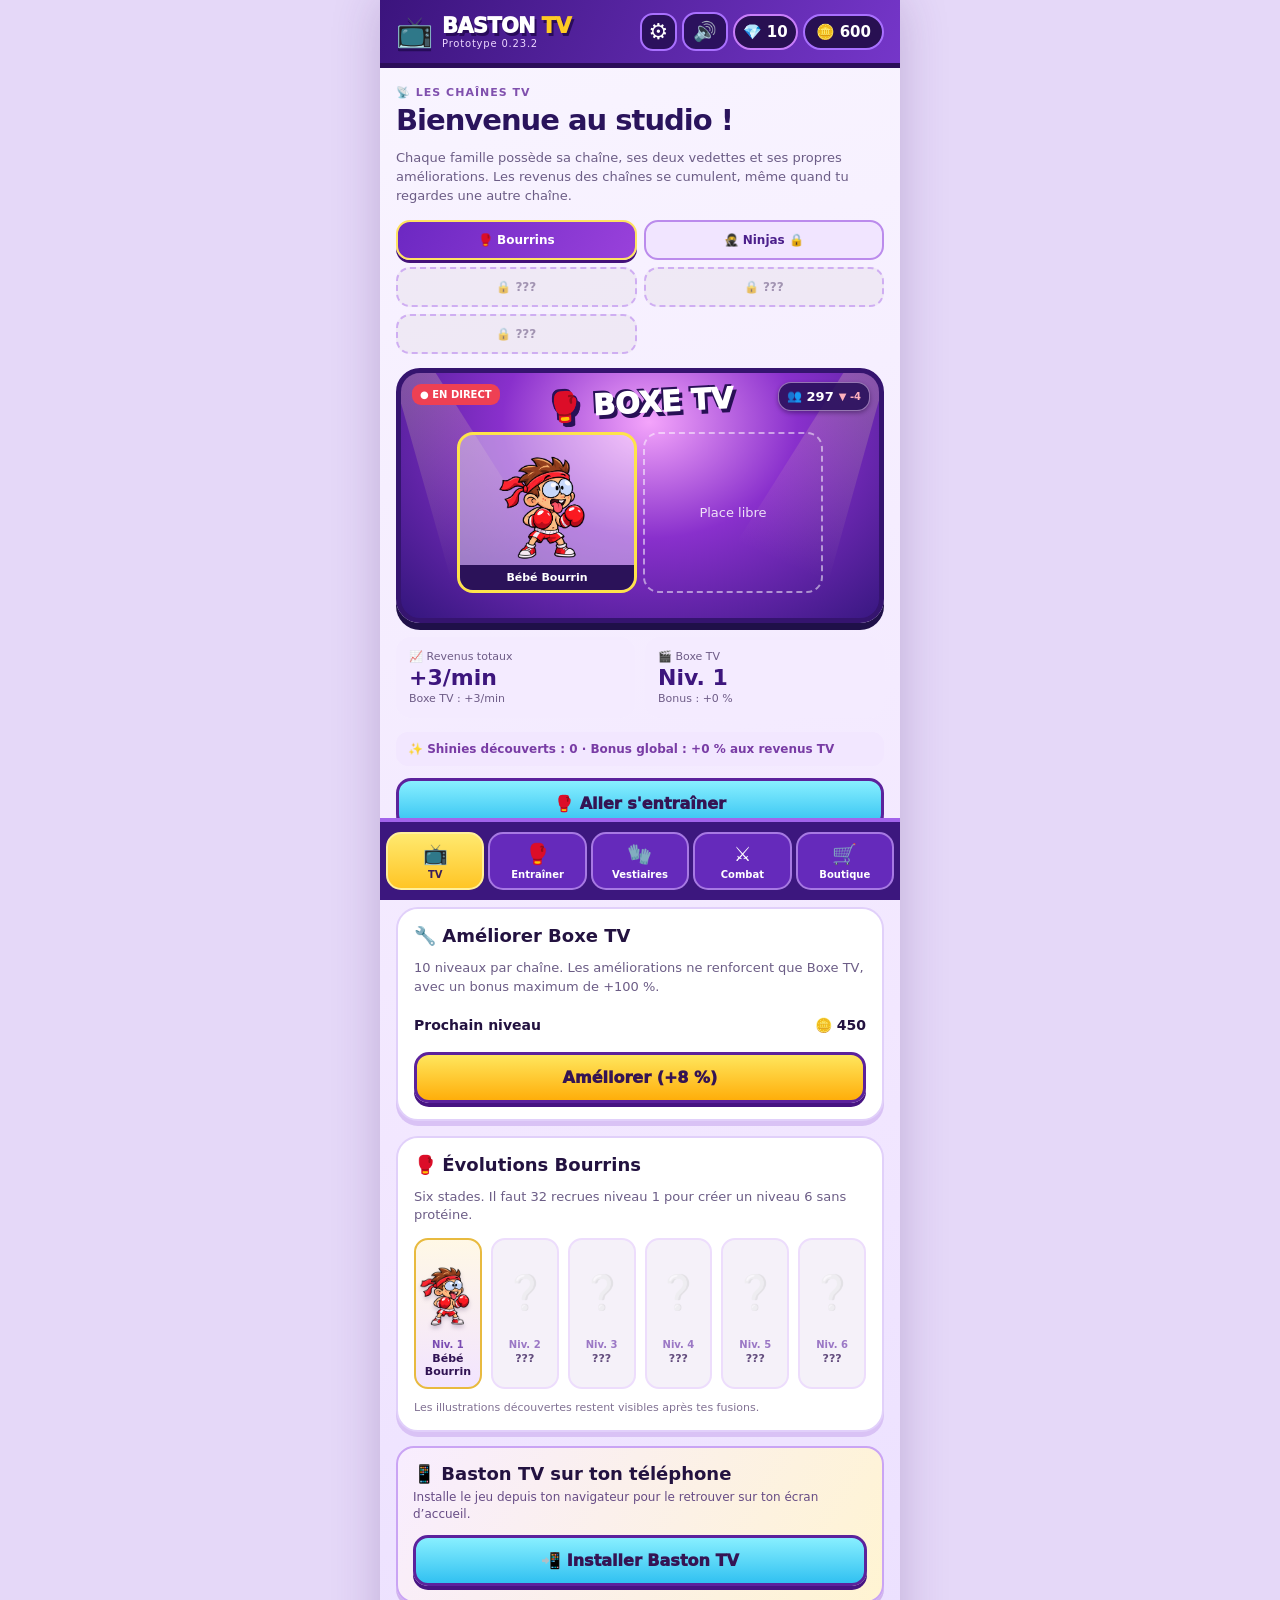
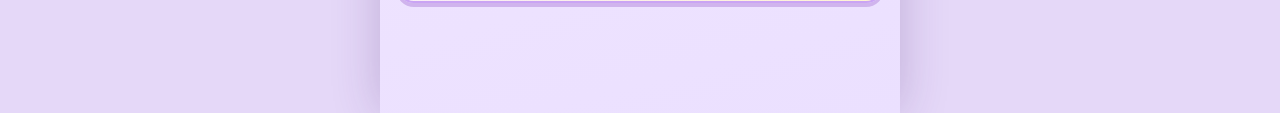
<file: index.html>
<!doctype html>
<html lang="fr">
<head>
  <meta charset="UTF-8">
  <meta name="viewport" content="width=device-width, initial-scale=1, viewport-fit=cover">
  <meta name="theme-color" content="#5421a8">
  <meta name="description" content="Baston TV : collectionne des combattants, frappe les points faibles et fais grandir tes chaînes !">
  <link rel="manifest" href="./manifest.webmanifest">
  <link rel="icon" type="image/png" href="./assets/icon-192.png">
  <link rel="apple-touch-icon" href="./assets/icon-192.png">
  <link rel="stylesheet" href="./styles.css">
  <title>Baston TV — Prototype 0.23.2</title>
</head>
<body>
  <div class="app-shell">
    <header class="topbar">
      <div class="brand"><span class="brand-icon" aria-hidden="true">📺</span><div><strong>BASTON <span>TV</span></strong><small>Prototype 0.23.2</small></div></div>
      <div class="header-tools"><button class="settings-toggle" type="button" data-view="settings" title="Paramètres" aria-label="Ouvrir les paramètres">⚙️</button><button id="sound-toggle" class="sound-toggle" type="button" data-action="toggle-sound" aria-pressed="true" aria-label="Couper les sons" title="Activer ou couper les sons">🔊</button><div class="money gem-balance" aria-label="Solde de gemmes"><span aria-hidden="true">💎</span><strong id="gems-live">10</strong></div><div class="money" aria-label="Solde de pièces"><span aria-hidden="true">🪙</span><strong id="coins-live">600</strong></div></div>
    </header>
    <main id="screen" class="screen" aria-live="polite"></main>
    <nav class="navbar" aria-label="Navigation principale">
      <button class="nav-btn selected" type="button" data-view="home"><span aria-hidden="true">📺</span><small>TV</small></button>
      <button class="nav-btn" type="button" data-view="gym"><span aria-hidden="true">🥊</span><small>Entraîner</small></button>
      <button class="nav-btn" type="button" data-view="collection"><span aria-hidden="true">🧤</span><small>Vestiaires</small></button>
      <button class="nav-btn" type="button" data-view="combat"><span aria-hidden="true">⚔️</span><small>Combat</small></button>
      <button class="nav-btn" type="button" data-view="later"><span aria-hidden="true">🛒</span><small>Boutique</small></button>
    </nav>
  </div>
  <div id="toast" class="toast" role="status" aria-live="polite"></div>
  <dialog class="install-dialog" id="install-dialog" aria-labelledby="install-title"><h2 id="install-title">📱 Installer Baston TV</h2><div id="install-help"></div><form method="dialog"><button type="submit" class="install-close">Compris !</button></form></dialog>
  <dialog class="offline-dialog" id="offline-dialog" aria-labelledby="offline-title">
    <div class="offline-deco" aria-hidden="true">📺 🪙 ✨</div>
    <h2 id="offline-title">Bon retour sur Baston TV !</h2>
    <p>Les chaînes ont continué à rapporter des pièces pendant ton absence.</p>
    <div class="offline-duration">⏱ Absence comptabilisée : <strong id="offline-duration"></strong></div>
    <div class="offline-earnings"><small>Pièces gagnées</small><strong id="offline-total"></strong></div>
    <div id="offline-channels" class="offline-channels"></div>
    <p id="offline-cap-note" class="offline-note" hidden>Les gains hors ligne sont limités à 8 heures.</p>
    <form method="dialog"><button type="submit" class="action">Super, continuer ! 🥊</button></form>
  </dialog>
  <dialog class="training-reward-dialog" id="training-reward-dialog" aria-labelledby="training-reward-title">
    <h2 id="training-reward-title">🎁 Équipements gagnés</h2>
    <p class="muted">Voici ce que tu as récupéré pendant ta séance :</p>
    <div id="training-reward-items" class="training-reward-items"></div>
    <form method="dialog"><button class="action" type="submit">Super !</button></form>
  </dialog>
  <script defer src="./app.js"></script>
</body>
</html>
</file>
<file: styles.css>
:root{color-scheme:light;--violet:#6321bc;--deep:#2a1558;--gold:#ffca24;--cyan:#27d0ea;--pink:#ed52bc;--paper:#fffaf2;--mist:#f4ebff;--line:#e1d0fa;--shadow:0 6px 0 #3e187e; font-family:system-ui,-apple-system,"Segoe UI",sans-serif}
*{box-sizing:border-box}html,body{margin:0;min-height:100%;background:#e5d8f8;color:#231240}body{display:flex;justify-content:center}button{font:inherit;cursor:pointer;touch-action:manipulation}button:focus-visible{outline:3px solid #ffbe15;outline-offset:3px}.app-shell{width:min(100%,520px);min-height:100dvh;background:linear-gradient(165deg,#f9f5ff 0,#f2e7ff 62%,#ebe0ff 100%);display:flex;flex-direction:column;position:relative;box-shadow:0 0 45px #4d27743d}.topbar{position:sticky;top:0;z-index:10;padding:calc(env(safe-area-inset-top) + 12px) 16px 12px;background:linear-gradient(115deg,#3b147d,#7536c9);color:white;display:flex;justify-content:space-between;align-items:center;box-shadow:0 5px 0 #2b0d59}.brand{display:flex;align-items:center;gap:9px}.brand-icon{font-size:30px;filter:drop-shadow(0 3px 0 #260c59)}.brand strong{font-weight:1000;letter-spacing:-.7px;display:block;font-size:21px;text-shadow:2px 3px #290b5b}.brand strong span{color:var(--gold)}.brand small{display:block;font-size:10px;color:#ebd5ff;letter-spacing:.8px}.money{display:flex;align-items:center;gap:5px;background:#281052;border:2px solid #a970ff;border-radius:30px;padding:7px 11px;font-size:15px;white-space:nowrap}.screen{padding:18px 16px 28px;flex:1}.navbar{position:sticky;bottom:0;z-index:11;display:grid;grid-template-columns:repeat(5,1fr);gap:6px;background:#3c177e;padding:10px 10px calc(env(safe-area-inset-bottom) + 10px);border-top:4px solid #a264eb}.nav-btn{display:flex;flex-direction:column;align-items:center;gap:3px;background:#652abb;color:white;border:2px solid #a779e3;border-radius:15px;padding:8px 1px;min-width:0}.nav-btn span{font-size:23px}.nav-btn small{font-size:11px;font-weight:800}.nav-btn.selected{background:linear-gradient(#ffe96f,#ffc525);color:#3b2059;border-color:#ffef9a}.kicker{display:inline-flex;align-items:center;gap:6px;font-size:11px;font-weight:900;letter-spacing:1px;color:#8050ae;text-transform:uppercase}.h1{margin:5px 0 8px;font-size:29px;line-height:1.08;letter-spacing:-1px;color:#2a145c}.muted{color:#6c5d86;font-size:13px;line-height:1.45}.pill{display:inline-block;border-radius:100px;background:#eee1ff;color:#6823b9;font-weight:850;padding:6px 11px;font-size:12px}.card{background:#fff;border:2px solid var(--line);border-radius:22px;padding:16px;margin-top:15px;box-shadow:0 5px 0 #d9c2f5}.card h2{margin:0 0 10px;font-size:18px}.tv-stage{background:radial-gradient(ellipse at 52% 20%,#f4a4fb 0,#8930cc 42%,#33167c 100%);border-radius:24px;border:5px solid #35146f;min-height:255px;position:relative;overflow:hidden;box-shadow:0 7px 0 #1f1049}.tv-stage::before,.tv-stage::after{content:"";position:absolute;top:-30px;width:100px;height:230px;opacity:.25;background:linear-gradient(#fff8a4,#fff0);clip-path:polygon(33% 0,66% 0,100% 100%,0 100%)}.tv-stage::before{left:0;transform:rotate(-24deg)}.tv-stage::after{right:0;transform:rotate(24deg)}.stage-logo{position:relative;z-index:1;text-align:center;color:#fff;transform:rotate(-3deg);font-size:29px;font-weight:1000;text-shadow:3px 4px 0 #281055,-2px -2px 0 #281055;margin-top:13px}.stage-logo span{color:#ffde25}.on-air{position:relative;z-index:1;display:flex;gap:6px;justify-content:center;margin:12px 12px 0}.fighter-onair{background:#fff6;border:3px solid #fee34b;border-radius:16px;flex:1;max-width:180px;text-align:center;overflow:hidden;min-height:153px}.fighter-onair img{display:block;width:100%;height:130px;object-fit:contain;object-position:bottom}.fighter-onair strong{display:block;background:#2b1259;color:#fff;padding:6px 2px;font-size:11px}.empty-slot{display:flex;align-items:center;justify-content:center;color:white;opacity:.85;border:2px dashed #fff9;border-radius:16px;flex:1;max-width:180px;font-size:13px}.live-label{position:absolute;top:11px;left:11px;z-index:2;background:#ee4053;color:white;border-radius:9px;padding:5px 8px;font-size:10px;font-weight:900}.stat-grid{display:grid;grid-template-columns:1fr 1fr;gap:10px;margin-top:14px}.stat{background:var(--mist);border-radius:15px;padding:13px;display:flex;flex-direction:column;gap:2px}.stat b{font-size:22px;color:#3d167d}.stat small{font-size:11px;color:#6e5c87}.action{background:linear-gradient(180deg,#ffe65d,#ffae0a);color:#351453;border:3px solid #5c229c;border-radius:15px;padding:13px 15px;font-weight:1000;box-shadow:0 4px 0 #471483;width:100%;margin-top:12px}.action.secondary{background:linear-gradient(180deg,#88efff,#31c1f1)}.action.pink{background:linear-gradient(180deg,#ffb5eb,#ef65c1)}.action:disabled{filter:grayscale(.85);opacity:.58;cursor:not-allowed;box-shadow:none}.action:active:not(:disabled){transform:translateY(3px);box-shadow:0 1px 0 #471483}.subnote{font-size:11px;color:#817193;margin:12px 0 0}.tip{background:#fff8de;border:1px solid #f9e197;padding:12px 14px;border-radius:14px;font-size:12px;line-height:1.45;margin-top:15px}.price{display:flex;justify-content:space-between;align-items:center;font-size:14px;font-weight:750;padding:7px 0}.bag-arena{background:linear-gradient(#d1bdf2 0 17%,#fff 17% 86%,#d8bddb 86%);min-height:345px;border:3px solid #6c37a7;border-radius:21px;display:flex;justify-content:center;align-items:center;position:relative;overflow:hidden;user-select:none;touch-action:manipulation}.bag-cable{position:absolute;height:48px;width:9px;top:0;background:repeating-linear-gradient(0deg,#29203d 0 8px,#635579 8px 11px);border-radius:3px}.bag{width:min(54%,215px);height:285px;position:relative;margin-top:20px;border-radius:43% 43% 22% 22%/18% 18% 10% 10%;background:linear-gradient(100deg,#8d183e,#f44955 24%,#cc294a 71%,#771848);border:5px solid #4b1745;box-shadow:inset 14px 2px 12px #ffffff35,12px 10px 0 #27115828}.bag::after{content:"★";position:absolute;top:44%;left:50%;transform:translate(-50%,-50%);font-size:60px;color:#ffd65b6b;pointer-events:none}.spot{position:absolute;z-index:2;width:62px;height:62px;border:4px solid white;border-radius:50%;background:radial-gradient(circle,#ffe856 0 20%,#ff8d22 22% 38%,#ec315a 40% 60%,#ffffff 62% 66%,#fe3a7c 69%);transform:translate(-50%,-50%);box-shadow:0 0 0 5px #fff7,0 0 24px #ffdd35;animation:pop .15s ease-out;touch-action:manipulation}@keyframes pop{from{transform:translate(-50%,-50%) scale(.5)}to{transform:translate(-50%,-50%) scale(1)}}.train-stat{display:flex;justify-content:space-between;gap:6px;font-size:13px;font-weight:900;padding:8px 0}.progress{background:#eee5f5;border-radius:100px;overflow:hidden;height:12px;border:1px solid #dbcaec}.progress > span{display:block;background:linear-gradient(90deg,#ffbd24,#ffeb68);height:100%;width:0%;transition:width .12s linear}.eq-grid{display:grid;grid-template-columns:repeat(2,1fr);gap:10px}.eq-item{display:flex;align-items:center;justify-content:space-between;border:2px solid #ead6ff;border-radius:14px;padding:12px;background:#fcf9ff;font-size:14px;font-weight:750}.eq-item span:first-child{font-size:23px;margin-right:7px}.eq-item.ready{border-color:#94d69f;background:#effff3}.fighter-grid{display:grid;grid-template-columns:repeat(2,1fr);gap:12px}.fighter-card{background:#faf6ff;border:2px solid #dec9fc;border-radius:15px;overflow:hidden;text-align:center}.fighter-card img{width:100%;height:130px;object-fit:contain}.fighter-card b{display:block;font-size:13px;padding:1px 5px}.fighter-card small{display:block;padding:2px 5px 10px;color:#775e91}.fusion-line{display:flex;align-items:center;gap:8px;justify-content:space-between;background:#f6eefe;border-radius:13px;padding:10px 12px;margin:8px 0;font-size:13px;font-weight:750}.fusion-line button{border-radius:9px;background:#7029c3;color:#fff;border:0;padding:8px 10px;font-weight:900;font-size:12px}.welcome{display:flex;gap:10px;align-items:center}.welcome img{width:88px;height:94px;object-fit:contain}.reward-list{display:flex;gap:8px;flex-wrap:wrap;margin-top:10px}.reward-bubble{background:#f0e1ff;border:2px solid #d6b6f7;border-radius:100px;padding:8px 11px;font-weight:850;font-size:13px}.toast{position:fixed;z-index:99;bottom:96px;max-width:min(90vw,440px);left:50%;transform:translate(-50%,15px);background:#28124b;color:#fff;padding:12px 16px;border-radius:14px;box-shadow:0 4px 12px #150b3c5b;text-align:center;font-weight:750;font-size:13px;opacity:0;pointer-events:none;transition:opacity .2s,transform .2s}.toast.visible{opacity:1;transform:translate(-50%,0)}.mini-muted{font-size:12px;color:#75648c}.mini-title{margin:0 0 4px;font-weight:900;font-size:16px}.soon{opacity:.72;text-align:center;padding:28px 12px}.soon .big{font-size:55px}@media(prefers-reduced-motion:reduce){*,*:before,*:after{animation-duration:.01ms!important;transition:none!important}}@media(max-width:365px){.screen{padding:14px 11px}.topbar{padding-left:11px;padding-right:11px}.stat b{font-size:19px}.on-air{margin-left:7px;margin-right:7px}}


/* v0.2 — Les sprites sont nos images fixes : CSS leur ajoute deux poses simples. */
.navbar{grid-template-columns:repeat(5,minmax(0,1fr));gap:4px;padding-left:6px;padding-right:6px}
.nav-btn{padding:8px 0}
.nav-btn span{font-size:20px}
.nav-btn small{font-size:10px}
.breathing{animation:idle-bob 1.35s ease-in-out infinite alternate;transform-origin:50% 86%;will-change:transform}
.fighter-onair:nth-child(2) img{animation-delay:-.6s}
@keyframes idle-bob{0%{transform:translateY(2px) rotate(-1deg) scaleY(.985)}100%{transform:translateY(-5px) rotate(1.2deg) scaleY(1.015)}}
.gym-boxer{position:absolute;z-index:2;bottom:4px;left:-7px;width:34%;max-width:142px;max-height:220px;object-fit:contain;object-position:bottom;pointer-events:none;filter:drop-shadow(0 6px 1px #29134d55)}
.gym-boxer.gym-punch{animation:gym-strike .33s ease-out 1}
.bag.bag-hit{animation:bag-impact .34s ease-in-out 1}
@keyframes gym-strike{0%,100%{transform:translateX(0) rotate(0)}45%{transform:translateX(22px) rotate(9deg) scale(1.06)}}
@keyframes bag-impact{0%,100%{transform:rotate(0)}35%{transform:rotate(7deg) translateX(8px)}75%{transform:rotate(-3deg) translateX(-3px)}}
.fight-top{display:flex;gap:8px;align-items:center;margin:15px 0}
.combat-unit{flex:1;min-width:0;font-size:12px}
.combat-unit strong{display:block;white-space:nowrap;overflow:hidden;text-overflow:ellipsis}
.combat-unit.right{text-align:right}
.combat-unit small{display:block;font-size:11px;margin-top:4px;color:#645279;font-weight:800}
.versus-label{color:#7a2ccc;font-weight:1000;font-size:18px;text-shadow:1px 1px white}
.hpbar{height:13px;background:#efc8ce;border:2px solid #672d63;border-radius:12px;overflow:hidden;margin-top:4px}
.hpbar span{display:block;height:100%;background:linear-gradient(90deg,#56d98a,#19ab67);transition:width .24s ease-out}
.fight-arena{height:298px;position:relative;overflow:hidden;border:5px solid #40167f;border-radius:22px;background:radial-gradient(ellipse at 50% 30%,#a0dbff 0%,#758fea 35%,#6429a8 80%,#42167b 100%);box-shadow:0 7px 0 #2c0f56}
.fight-arena:before{content:"";position:absolute;inset:5% 0 25%;background:repeating-linear-gradient(90deg,transparent 0 28px,#ffffff12 28px 34px);opacity:.5}
.fight-live{position:absolute;top:10px;left:10px;color:white;background:#ef3660;border-radius:8px;padding:5px 9px;font-size:10px;font-weight:1000;z-index:3}
.ring-glow{position:absolute;left:10%;width:80%;height:90%;background:radial-gradient(ellipse at 50% 50%,#c7d7ff60,transparent 70%)}
.ring-floor{position:absolute;bottom:0;left:0;width:100%;height:26%;border-top:6px solid #fff4a8;background:repeating-linear-gradient(90deg,#44217b,#44217b 26px,#512484 26px,#512484 52px)}
.fight-actor{position:absolute;bottom:15%;width:48%;height:78%;z-index:2;display:flex;align-items:flex-end;justify-content:center;transform-origin:50% 90%}
.fight-actor img{display:block;width:100%;height:100%;object-fit:contain;object-position:center bottom;filter:drop-shadow(0 9px 2px #130c3540)}
.player-actor{left:2%}
.enemy-actor{right:2%;transform:scaleX(-1)}
.fight-preview .fight-actor{width:47%}
.fight-preview .ring-versus{position:absolute;z-index:4;left:50%;top:36%;transform:translate(-50%,-50%) rotate(-9deg);font-size:38px;font-weight:1000;color:#ffe030;text-shadow:3px 4px 0 #351170,-1px -1px white}
.fight-actor.jabbing{animation:jab-forward .55s cubic-bezier(.2,.8,.2,1) both}
.fight-actor.uppercut{animation:uppercut-forward .55s cubic-bezier(.2,.8,.2,1) both}
.fight-actor.taking-hit{animation:hit-shudder .42s ease-out both}
.enemy-actor.jabbing{animation:enemy-jab .5s ease-out both}
.enemy-actor.taking-hit{animation:enemy-hit .42s ease-out both}
@keyframes jab-forward{0%,100%{transform:translateX(0) rotate(0)}52%{transform:translateX(40%) rotate(11deg) scale(1.08)}}
@keyframes uppercut-forward{0%,100%{transform:translate(0,0) rotate(0)}52%{transform:translate(39%,-17px) rotate(-13deg) scale(1.11)}}
@keyframes hit-shudder{0%,100%{transform:translateX(0) rotate(0);filter:brightness(1)}22%{transform:translateX(-9px) rotate(-6deg);filter:brightness(1.45)}58%{transform:translateX(7px) rotate(3deg)}}
@keyframes enemy-jab{0%,100%{transform:scaleX(-1) translateX(0) rotate(0)}50%{transform:scaleX(-1) translateX(40%) rotate(10deg) scale(1.08)}}
@keyframes enemy-hit{0%,100%{transform:scaleX(-1) translateX(0) rotate(0);filter:brightness(1)}22%{transform:scaleX(-1) translateX(-9px) rotate(-6deg);filter:brightness(1.45)}58%{transform:scaleX(-1) translateX(6px) rotate(4deg)}}
.floating-damage{position:absolute;z-index:6;top:5%;left:35%;color:#ffdf2d;font-size:30px;font-weight:1000;-webkit-text-stroke:1px #a32a4a;text-shadow:2px 3px #551767;pointer-events:none;animation:damage-float .85s ease-out forwards}
@keyframes damage-float{0%{opacity:0;transform:translateY(18px) scale(.7)}24%{opacity:1;transform:translateY(-12px) scale(1.3)}100%{opacity:0;transform:translateY(-64px) scale(1)}}
.fight-actions{display:grid;grid-template-columns:1fr 1fr;gap:9px;margin-top:4px}
.fight-actions .action{font-size:13px;padding:15px 5px;min-height:56px}
.combat-log{min-height:43px;margin:16px 3px 0;text-align:center;font-size:14px;font-weight:850;color:#5b2388}
.fight-banner{position:absolute;z-index:8;top:45%;left:50%;transform:translate(-50%,-50%) rotate(-5deg);font-size:28px;font-weight:1000;color:#ffe641;white-space:nowrap;text-shadow:3px 4px 0 #49206f,-1px -1px 0 #fff;animation:banner-pop .48s ease-out both}
@keyframes banner-pop{from{transform:translate(-50%,-50%) scale(.3) rotate(-15deg)}to{transform:translate(-50%,-50%) rotate(-5deg) scale(1)}}
@media(prefers-reduced-motion:reduce){.breathing,.gym-boxer.gym-punch,.bag.bag-hit,.fight-actor.jabbing,.fight-actor.uppercut,.fight-actor.taking-hit,.enemy-actor.jabbing,.enemy-actor.taking-hit,.floating-damage,.fight-banner{animation:none!important}}
@media(max-width:365px){.nav-btn span{font-size:18px}.nav-btn small{font-size:9px}.fight-actions .action{font-size:12px}}


/* v0.3 — sprites détourés + entraînement plus exigeant */
.fighter-card img,.fighter-onair img,.fight-actor img,.gym-boxer{background:transparent !important}
.gym-boxer,.fight-actor img,.fighter-card img,.fighter-onair img{image-rendering:auto;mix-blend-mode:normal}
.spot{width:54px;height:54px}
.marker{position:absolute;z-index:9;transform:translate(-50%,-50%);font-size:34px;font-weight:1000;pointer-events:none;animation:marker-pop .65s ease-out forwards;text-shadow:0 2px 0 #fff,0 0 8px #fff}
.marker-miss{color:#ff3158}.marker-good{color:#38c76d}
@keyframes marker-pop{0%{opacity:0;transform:translate(-50%,-35%) scale(.5)}20%{opacity:1;transform:translate(-50%,-50%) scale(1.18)}100%{opacity:0;transform:translate(-50%,-88%) scale(.9)}}
.bag-arena{cursor:crosshair}
.fight-actor img,.gym-boxer{filter:drop-shadow(0 8px 3px #120a3235)}
.fight-actor.jabbing img,.fight-actor.uppercut img,.enemy-actor.jabbing img,.taking-hit img,.gym-boxer.gym-punch{will-change:transform}

/* v0.4 — audio activable, QTE plus lisibles et impacts cartoon. */
.header-tools{display:flex;align-items:center;gap:7px}
.sound-toggle{border:2px solid #a970ff;border-radius:14px;background:#2b115d;color:#fff;padding:7px 9px;min-width:41px;min-height:39px;font-size:19px;line-height:1}
.sound-toggle:active{transform:scale(.94)}
.train-stat{font-size:12px;gap:4px;flex-wrap:wrap}
.gym-status{position:absolute;z-index:4;top:8px;left:50%;transform:translateX(-50%);font-size:12px;font-weight:1000;white-space:nowrap;color:#b62a54;background:#fffefaeb;border:2px solid #fff;border-radius:30px;padding:5px 9px;pointer-events:none}
.gym-status.positive{color:#127e50}
.bounce-label{animation:bounce-label .25s ease-out both}
@keyframes bounce-label{from{transform:translateX(-50%) scale(.8)}to{transform:translateX(-50%) scale(1)}}
.marker{font-size:27px;text-shadow:1px 2px 0 #fff,0 0 8px #fff}
.spot::before{content:"";position:absolute;inset:-7px;border:3px solid #ffe677;border-radius:100%;animation:spot-timer .98s linear forwards;pointer-events:none}
@keyframes spot-timer{from{opacity:1;transform:scale(1.06)}to{opacity:.02;transform:scale(.45)}}
.impact-fx{position:absolute;z-index:10;transform:translate(-50%,-50%);font-weight:1000;font-size:25px;color:#ffe95d;line-height:1;white-space:nowrap;-webkit-text-stroke:1.5px #77265a;text-shadow:2px 3px #311356;pointer-events:none;animation:impact-splash .52s ease-out forwards}
.impact-fx.impact-heavy{font-size:35px;color:#ffbb40}
@keyframes impact-splash{0%{opacity:0;transform:translate(-50%,-50%) scale(.25) rotate(-28deg)}22%{opacity:1;transform:translate(-50%,-50%) scale(1.3) rotate(-8deg)}65%{opacity:1;transform:translate(-50%,-70%) scale(1)}100%{opacity:0;transform:translate(-50%,-110%) scale(1.1)}}
.fight-arena.arena-shake{animation:arena-pulse .22s ease-in-out}
.bag-arena.arena-shake{animation:arena-pulse .18s ease-in-out}
@keyframes arena-pulse{0%,100%{filter:brightness(1);transform:translateX(0)}35%{filter:brightness(1.16);transform:translateX(-3px)}70%{transform:translateX(3px)}}
.fight-actor.knocked-out{animation:knocked-out-player .75s ease-out both !important}
.enemy-actor.knocked-out{animation:knocked-out-enemy .75s ease-out both !important}
@keyframes knocked-out-player{to{transform:translate(-14px,30px) rotate(-76deg);opacity:.84}}
@keyframes knocked-out-enemy{to{transform:scaleX(-1) translate(-14px,30px) rotate(-76deg);opacity:.84}}
@media(prefers-reduced-motion:reduce){.impact-fx,.arena-shake,.knocked-out,.bounce-label,.spot::before{animation:none!important}}
@media(max-width:360px){.sound-toggle{padding:6px;min-width:36px}.money{font-size:13px;padding:7px 8px}.brand strong{font-size:19px}}


/* v0.7 — Audience live, vestiaires animés, fusion par glisser-déposer, K.O. grand format */
.viewers-live{position:absolute;right:9px;top:9px;z-index:5;background:#271058dd;border:1px solid #f8d8ff80;color:white;display:flex;align-items:center;gap:5px;border-radius:13px;padding:6px 8px;font-size:12px;font-weight:800;box-shadow:0 2px 4px #18072c66}
.viewers-live b{font-size:13px;font-variant-numeric:tabular-nums}.viewers-change{font-size:10px;font-weight:900}.viewers-change.up{color:#aaf3c2}.viewers-change.down{color:#ffb1bd}
.locker-panel{overflow:hidden}.locker-heading{display:flex;align-items:center;justify-content:space-between;gap:7px;flex-wrap:wrap}.locker-heading h2{margin-bottom:4px}.locker-help{font-size:10px;color:#7c4e9c;font-weight:800}
.locker-onair-strip{display:flex;gap:10px;justify-content:center;padding:9px;background:linear-gradient(145deg,#8e5bd3,#432090);border:2px solid #56318f;border-radius:16px;min-height:140px}
.locker-on-air{position:relative;left:auto;top:auto;background:#fff7;border-radius:12px;border:2px solid #fad65f;flex:0 1 128px;max-width:140px;padding:5px;min-height:128px}.locker-air-empty{display:grid;place-items:center;flex:1;border:2px dashed #fff7;color:white;font-size:12px;border-radius:12px}
.locker-room{height:var(--locker-height,290px);position:relative;overflow:hidden;border:3px solid #60309c;border-radius:17px;background:linear-gradient(180deg,#b7a1dc 0%,#d3c4f1 47%,#d7b78a 48%,#f7d4a2 100%);margin-top:12px;isolation:isolate}
.locker-room::before{content:"";position:absolute;inset:0 0 52%;background:repeating-linear-gradient(90deg,transparent 0 62px,#7b61ad24 62px 67px);pointer-events:none}
.locker-room::after{content:"";position:absolute;left:0;right:0;bottom:0;height:20%;background:repeating-linear-gradient(90deg,#d8ab70a3 0 68px,#edc18bba 68px 73px);pointer-events:none;z-index:0}
.locker-poster{position:absolute;left:14px;top:10px;background:#5a299c;color:#fff4ab;transform:rotate(-4deg);border:3px solid #f4d15a;border-radius:10px;padding:7px;font-size:11px;font-weight:1000}
.locker-bench{position:absolute;right:20px;bottom:25%;width:38%;height:19px;background:#9d533d;border:3px solid #57263a;border-radius:6px;box-shadow:0 13px 0 -2px #774154;opacity:.8}
.locker-fighter{cursor:grab;touch-action:none;user-select:none;-webkit-user-select:none;display:flex;align-items:center;flex-direction:column;justify-content:flex-end;isolation:isolate;z-index:3;position:relative;outline:0;color:#371657}
.locker-fighter:focus-visible{outline:3px solid #ffe65a;outline-offset:2px}
.locker-wander{position:absolute;left:var(--lx);top:var(--ly);width:74px;height:114px;transform:translate(-50%,-40%);animation:locker-walk var(--duration,3.3s) ease-in-out infinite alternate;animation-delay:var(--delay)}
.locker-character{width:100%;height:90px;position:relative;display:flex;justify-content:center;align-items:end;pointer-events:none}
.locker-character img{max-width:100%;height:100%;object-fit:contain;object-position:bottom;pointer-events:none;filter:drop-shadow(0 4px 1px #2c164f5b)}
.locker-level{position:absolute;top:4px;right:-5px;padding:2px 4px;font-size:9px;font-weight:1000;background:#ffdb49;color:#4e2466;border:1px solid #7934ad;border-radius:8px}
.locker-name{background:#f9f2ffed;font-size:10px;font-weight:900;border-radius:9px;padding:2px 6px;text-align:center;white-space:nowrap;pointer-events:none}
.locker-room .locker-fighter:nth-child(odd){animation-direction:alternate-reverse}
@keyframes locker-walk{0%{transform:translate(calc(-50% - var(--distance)), -40%) scale(.96)}100%{transform:translate(calc(-50% + var(--distance)), -43%) scale(1.045)}}
.locker-on-air .locker-character{height:90px}.locker-on-air .locker-name{color:white;background:#451a86}.locker-on-air{cursor:grab}
.locker-empty{position:absolute;inset:auto 17px 12px;background:#fff7;border-radius:10px;font-weight:800;text-align:center;color:#623b79;padding:12px;font-size:12px;z-index:2}
.locker-fighter.drag-source{opacity:.35;animation-play-state:paused}
.locker-fighter.drop-ok .locker-character,.locker-fighter.selected-for-fusion .locker-character{outline:3px dashed #35d77c;outline-offset:1px;border-radius:13px;background:#a6f2af50}
.locker-fighter.drop-no .locker-character{outline:3px solid #ff637b;border-radius:12px}
.locker-drag-ghost{position:fixed!important;z-index:1000!important;pointer-events:none!important;margin:0!important;transform:none!important;animation:none!important;filter:drop-shadow(0 5px 7px #310e6677) brightness(1.14);opacity:.96;touch-action:none}
.locker-room.fusion-flash{animation:locker-fuse-flash .65s ease-out}
@keyframes locker-fuse-flash{0%,100%{filter:brightness(1)}35%{filter:brightness(1.9) saturate(1.3)}60%{filter:brightness(1.2)}}
.fight-end-overlay{position:absolute;z-index:20;inset:0;display:flex;align-items:center;justify-content:center;flex-direction:column;gap:12px;background:#34146ab8;text-align:center;animation:fade-in-fight .3s ease-out both}
.fight-end-overlay strong{font-weight:1000;font-size:clamp(37px,10vw,67px);line-height:.95;letter-spacing:-1px;color:#ffdf3d;-webkit-text-stroke:1.2px #582183;text-shadow:3px 5px #1c0939,0 0 22px #ffd93f80;transform:rotate(-4deg);max-width:100%;overflow-wrap:anywhere}
.fight-end-overlay span{font-size:19px;font-weight:1000;color:white;background:#6528aaed;padding:8px 13px;border-radius:10px}
.fight-end-overlay.lose strong{color:#ff879e;text-shadow:3px 5px #1c0939,0 0 18px #ff597d99}
@keyframes fade-in-fight{from{opacity:0}to{opacity:1}}
@media(prefers-reduced-motion:reduce){.locker-wander,.locker-room.fusion-flash,.fight-end-overlay{animation:none!important}}
@media(max-width:365px){.locker-wander{width:62px;height:106px}.locker-on-air{max-width:125px}.locker-on-air .locker-character{height:78px}.viewers-live{top:38px;right:8px}}


/* Baston TV 0.8 : pieds au sol, shinies, incubateur */
.locker-wander{top:auto!important;bottom:var(--floor-bottom,22px);height:120px;transform:translateX(-50%);animation:locker-walk-floor var(--duration,3.3s) ease-in-out infinite alternate;animation-delay:var(--delay)}
@keyframes locker-walk-floor{0%{transform:translateX(calc(-50% - var(--distance))) scale(.97)}100%{transform:translateX(calc(-50% + var(--distance))) scale(1.025)}}
.locker-room{background:linear-gradient(180deg,#b7a1dc 0%,#d3c4f1 50%,#ead3ae 50%,#edc994 100%)}
.locker-floor{position:absolute;left:0;right:0;height:11px;background:linear-gradient(#ac6d43,#6f385c);border-top:3px solid #fbe1aa;z-index:1;pointer-events:none;opacity:.72}
.locker-room .locker-fighter{z-index:4}.locker-room .locker-bench{z-index:2}
.is-shiny:before,.shiny-fighter:before,.shiny-actor:before{content:"";position:absolute;inset:3% -7%;z-index:0;pointer-events:none;background:radial-gradient(ellipse, #fce86ac4 6%, #ffb83670 37%, #ff6a6f25 62%, transparent 75%);filter:blur(7px);animation:shiny-pulse 1.8s ease-in-out infinite alternate}
.is-shiny,.shiny-fighter,.shiny-actor{position:relative;isolation:isolate}
.is-shiny img,.shiny-fighter img,.shiny-actor img{position:relative;z-index:1;filter:drop-shadow(0 0 8px #ffd44b) drop-shadow(0 0 3px #fbd256)!important}
.shiny-fighter{border-color:#ffdb3b;box-shadow:0 0 14px #ffdd59b0}
.is-shiny .locker-level{background:#ffe65d}
@keyframes shiny-pulse{from{opacity:.55;transform:scale(.96)}to{opacity:1;transform:scale(1.08)}}
.tv-shiny-caption{font-size:12px;color:#793ca5;background:#f2e7ff;padding:10px 12px;border-radius:12px;margin-top:14px;font-weight:750}
.egg-header{display:flex;justify-content:space-between;gap:10px;flex-wrap:wrap;font-size:13px;padding:9px 0}
.egg-grid{display:grid;grid-template-columns:repeat(3,minmax(0,1fr));gap:8px;margin-top:14px}
.egg-slot{border:2px solid #ccb3ed;border-radius:16px;min-height:172px;background:linear-gradient(#f7edff,#ede0ff);display:flex;align-items:center;justify-content:center;flex-direction:column;padding:9px 5px;gap:7px;text-align:center;min-width:0}
.egg-slot strong{font-size:12px;line-height:1.12;color:#542185}.egg-slot small{font-size:10px;color:#73558f;font-weight:750}
.egg-visual{font-size:48px;line-height:1.15;filter:drop-shadow(0 4px 4px #8448ab4a)}
.egg-glowing{filter:drop-shadow(0 0 13px #ffdf4b) drop-shadow(0 0 8px #ff8c38);animation:shiny-pulse 1.6s ease-in-out infinite alternate}
.egg-shiny{border-color:#f3c54c;background:linear-gradient(#fff8d9,#f3e1ff)}
.egg-ready{border-color:#76c995}
.egg-empty{border-style:dashed;opacity:.65}.egg-empty>span{font-size:28px;color:#9767bb}
.egg-button,.egg-test-button{font:inherit;border:0;border-radius:9px;padding:7px 8px;width:100%;font-size:11px;font-weight:900;background:#7024bc;color:#fff;cursor:pointer}
.egg-button:disabled{opacity:.6;cursor:not-allowed}.egg-test-button{font-size:10px;padding:6px 3px;background:#efe0ff;color:#6c2794;border:1px solid #d4b6ea}
.shiny-album{display:grid;grid-template-columns:repeat(4,1fr);gap:8px;margin:10px 0 12px}.album-entry{border-radius:12px;border:2px solid #dac9ec;background:#f0e8f8;text-align:center;padding:12px 3px;display:flex;flex-direction:column;gap:4px;align-items:center;font-size:24px;opacity:.72}.album-entry small{font-size:10px;font-weight:800;color:#67498b}.album-entry.unlocked{background:#fff3c5;border-color:#ffc840;opacity:1;box-shadow:0 0 12px #ffcb5970}
@media(max-width:360px){.egg-visual{font-size:38px}.egg-slot{padding:6px 3px}.egg-test-button{font-size:9px}}
@media(prefers-reduced-motion:reduce){.shiny-fighter:before,.shiny-actor:before,.is-shiny:before,.egg-glowing,.locker-wander{animation:none!important}}

/* v0.9 : choix du boxeur accompagnateur + gemmes */
.gym-choice-panel{margin-top:14px;}
.gym-roster{display:flex;gap:10px;overflow-x:auto;padding:5px 2px 13px;scroll-snap-type:x proximity;-webkit-overflow-scrolling:touch;}
.gym-roster-fighter{position:relative;isolation:isolate;flex:0 0 106px;min-height:146px;background:#f5edff;border:2px solid #d4b4f3;border-radius:14px;padding:8px 5px;color:#4b2277;scroll-snap-align:start;display:flex;flex-direction:column;justify-content:flex-end;align-items:center;gap:3px;transition:transform .12s,border-color .12s;}
.gym-roster-fighter:active{transform:scale(.97)}
.gym-roster-fighter.is-selected{border:3px solid #50ca86;background:linear-gradient(#f8fff9,#f4e4ff);box-shadow:0 3px 0 #20945f;}
.gym-roster-fighter img{position:relative;z-index:1;height:86px;max-width:94px;width:100%;object-fit:contain;object-position:bottom;pointer-events:none;}
.gym-roster-fighter strong,.gym-roster-fighter small,.gym-roster-check{position:relative;z-index:2;}
.gym-roster-fighter strong{font-size:11px;line-height:1.1;white-space:nowrap;}
.gym-roster-fighter small{font-size:10px;color:#78549c}
.gym-roster-check{font-size:10px;font-weight:900;color:#216d46;min-height:14px;}
.gym-companion-actor{position:absolute;left:-7px;bottom:4px;width:34%;max-width:142px;height:222px;z-index:2;pointer-events:none;display:flex;align-items:flex-end;justify-content:center;isolation:isolate;}
.gym-companion-actor .gym-boxer{position:relative;left:auto;bottom:auto;width:100%;max-width:100%;max-height:100%;height:100%;object-fit:contain;object-position:bottom;z-index:2;pointer-events:none;}
.gym-companion-actor.shiny-actor:before{inset:8% -10%;z-index:0;}
.gym-companion-actor.shiny-actor img{filter:drop-shadow(0 0 9px #ffe75b) drop-shadow(0 6px 1px #35165e70)!important;}
.gem-caption{background:#f3eaff;border:1px solid #cfb2fa;border-radius:12px;padding:10px 12px;font-size:13px;color:#5d3587;margin:8px 0;}
.egg-gems-button{background:linear-gradient(130deg,#934ae2,#6d3db4);margin-top:1px;}
.egg-gems-button:disabled{opacity:.48;cursor:not-allowed;}
.header-tools{gap:5px;}
.gem-balance{padding:7px 8px;border-color:#c87efa;}
@media(max-width:390px){.brand strong{font-size:17px}.brand-icon{font-size:24px}.money{font-size:12px;padding:6px 7px}.gem-balance{font-size:12px;padding:6px 7px}.sound-toggle{min-width:34px;padding:6px}}
@media(prefers-reduced-motion:reduce){.gym-roster-fighter{transition:none}}


/* v0.10 — combat : éviter que .shiny-actor (position:relative dans la v0.9)
   remplace le positionnement absolute du combattant dans le ring. */
.fight-arena .fight-actor.shiny-actor{position:absolute;bottom:15%;height:78%;width:48%;}
.fight-preview .fight-actor.shiny-actor{width:47%;}
.fight-arena .fight-actor.shiny-actor img{object-fit:contain;object-position:center bottom;max-height:100%;}
/* Le texte des dégâts est maintenant ajouté à l'arène, non au sprite retourné. */
.fight-arena>.floating-damage{position:absolute;z-index:15;transform-origin:center;white-space:nowrap;direction:ltr;}
/* Installer la PWA : disponible depuis l'accueil. */
.install-panel{margin-top:14px;padding:15px;border-radius:18px;background:linear-gradient(120deg,#f8edff,#fff4d2);border:2px solid #caa4f4;box-shadow:0 4px 0 #d0b4ed;}
.install-panel h2{font-size:18px;margin:0 0 5px;}
.install-panel .action{margin-top:7px;}
.install-panel p{margin:5px 0;font-size:12px;color:#674c85;line-height:1.45;}
.install-dialog{max-width:min(92vw,430px);width:100%;border:3px solid #6b2fb9;border-radius:20px;padding:18px;background:#fffaff;color:#38145d;box-shadow:0 0 0 120vmax #260b4c66;}
.install-dialog::backdrop{background:#260b4c91;}
.install-dialog h2{margin:0 0 10px;font-size:21px;}
.install-dialog p{font-size:14px;line-height:1.55;}
.install-dialog ul{padding-left:22px;font-size:14px;line-height:1.55;}
.install-close{display:block;width:100%;margin-top:14px;padding:12px 18px;border:0;border-radius:12px;color:white;font-weight:900;background:#7836c2;}
@media(max-width:365px){.install-panel{padding:12px}}


/* v0.11 — 6 niveaux et deux silhouettes provisoires en attendant l'art final. */
.evolution-roadmap-grid{display:grid;grid-template-columns:repeat(2,minmax(0,1fr));gap:8px}
.roadmap-step{border:2px solid #e5d8f8;border-radius:12px;background:#faf7ff;padding:10px;display:flex;flex-direction:column;gap:3px;color:#6c5b84}
.roadmap-step strong{font-size:12px;line-height:1.2}.roadmap-step small,.roadmap-step span{font-size:10px}
.roadmap-unlocked{border-color:#efc24f;background:#fff8df;color:#58226f}
.fighter-onair,.locker-character,.gym-roster-fighter,.gym-companion-actor,.fight-actor{position:relative}
.fight-arena .fight-actor,.fight-preview .fight-actor{position:absolute}
.evolution-emblem{position:absolute;z-index:5;pointer-events:none;text-shadow:0 2px 2px #2c1044;line-height:1}
.evolution-five{top:1%;left:50%;transform:translateX(-50%) rotate(-7deg);font-size:24px;animation:crown-bounce 1.35s ease-in-out infinite alternate}
.evolution-six{top:33%;left:4%;right:4%;display:flex;justify-content:space-between;align-items:center;z-index:6;filter:drop-shadow(0 2px 3px #3a164e);animation:extra-gloves 1.4s ease-in-out infinite alternate}
.evolution-six span{display:block;font-size:27px;transform:rotate(-25deg)}.evolution-six span+span{transform:rotate(35deg)}
.fighter-onair.evolution-5 img,.locker-character.evolution-5 img,.gym-roster-fighter.evolution-5 img{filter:drop-shadow(0 0 6px #fd9b3b)}
.fighter-onair.evolution-6 img,.locker-character.evolution-6 img,.gym-roster-fighter.evolution-6 img{filter:drop-shadow(0 0 7px #b87aff)}
.fighter-onair .evolution-five{top:9%}.fighter-onair .evolution-six{top:37%;left:0;right:0}
.locker-character .evolution-five{top:1%;font-size:16px}.locker-character .evolution-six{top:36%;left:0;right:0}.locker-character .evolution-six span{font-size:15px}
.gym-roster-fighter .evolution-five{top:8%;font-size:16px}.gym-roster-fighter .evolution-six{top:33%}.gym-roster-fighter .evolution-six span{font-size:15px}
.gym-companion-actor .evolution-five{top:10%;font-size:16px}.gym-companion-actor .evolution-six{top:46%;left:0;right:0}.gym-companion-actor .evolution-six span{font-size:16px}
.fight-actor .evolution-five{top:10%;font-size:22px}.fight-actor .evolution-six{top:50%;left:-3%;right:-3%}
@keyframes crown-bounce{to{transform:translate(-50%,-4px) rotate(6deg)}}
@keyframes extra-gloves{to{transform:scale(1.06) translateY(-4px)}}
@media(max-width:360px){.evolution-roadmap-grid{gap:5px}.roadmap-step{padding:8px}}
@media(prefers-reduced-motion:reduce){.evolution-five,.evolution-six{animation:none!important}}

/* v0.12 — paramètres, nouvel ordre des illustrations, nouvelles récompenses */
.settings-toggle{display:flex;align-items:center;justify-content:center;border:2px solid #a970ff;background:#2b115d;color:white;border-radius:13px;padding:6px;font-size:22px;min-width:37px;min-height:38px;line-height:1}
.settings-toggle.selected{background:#ffd953;color:#331056;border-color:#ffeab0}
.settings-card h2,.reset-panel h2,.dev-panel h2{margin-bottom:12px}
.settings-slider{display:flex;justify-content:space-between;align-items:center;gap:8px;font-size:13px;font-weight:850;color:#552c80;margin:15px 0 6px}
.settings-slider strong{white-space:nowrap;font-variant-numeric:tabular-nums}
.volume-range{display:block;width:100%;height:24px;accent-color:#7d35d1;cursor:pointer}
.code-form{display:flex;gap:8px;align-items:center}
.code-form input{min-width:0;flex:1;border:2px solid #c6a4e6;border-radius:12px;background:#faf7ff;color:#331750;font:inherit;font-size:15px;padding:12px 10px}
.code-form .action{width:auto;min-width:95px;margin:0;white-space:nowrap;padding:11px 12px}
.dev-panel{border-color:#70d6a4;background:linear-gradient(#f1fff8,#f9f2ff)}
.dev-add{display:flex;gap:8px;align-items:end;margin:9px 0}.dev-add label{flex:1;min-width:0;font-size:12px;font-weight:850}
.dev-add input{display:block;width:100%;margin-top:4px;padding:9px;border:2px solid #d8beee;border-radius:9px;font-size:14px}
.dev-add .action{width:auto;margin:0;padding:10px 11px;font-size:12px}
.dev-eggs{display:grid;grid-template-columns:1fr 1fr;gap:8px}.dev-eggs .action{font-size:12px;padding:10px 6px}
.reset-panel{border-color:#edb5c0}.reset-button{background:linear-gradient(#ff9aa4,#eb435c);color:#fff;border-color:#8d2855}
.reward-empty{color:#895a8f;font-size:13px;font-weight:750}
@media(max-width:440px){.header-tools{gap:3px}.header-tools .money{padding:6px}.settings-toggle{min-width:32px;font-size:19px;padding:5px}.brand strong{font-size:16px}.brand-icon{font-size:23px}}
@media(max-width:365px){.brand-icon{display:none}.money{font-size:11px}.settings-toggle{min-width:29px}.code-form{flex-direction:column;align-items:stretch}.code-form .action{width:100%}}

/* v0.13 adjustments */
.bag-cable{left:50%;transform:translateX(-50%);}
.shop-grid{display:grid;grid-template-columns:repeat(3,1fr);gap:10px}.shop-item{border:2px solid #d9c2f5;border-radius:16px;padding:12px;background:linear-gradient(180deg,#fff,#f4ebff);display:flex;flex-direction:column;gap:6px;align-items:flex-start}.shop-item b{font-size:18px;color:#4a1a90}.shop-item.premium{border-color:#f4c94d;background:linear-gradient(180deg,#fff8db,#fff0c0)}.shop-item .egg-button{width:100%;margin-top:auto}@media(max-width:430px){.shop-grid{grid-template-columns:1fr}}

/* v0.14 — Protéines et arène de précision. */
.protein-shop{border-color:#a0c5e3;background:linear-gradient(180deg,#f2fcff,#e4eeff)}
.protein-panel{border-color:#f2d293;background:linear-gradient(180deg,#fffdf5,#fff5db)}
.protein-label{display:block;font-size:13px;font-weight:900;color:#542185;margin:12px 0 6px}
.protein-select{display:block;max-width:100%;width:100%;font:inherit;font-size:14px;padding:12px;background:white;border:2px solid #d2aeea;color:#351453;border-radius:12px}
.combat-timing-panel{padding:14px 12px;border-color:#7e3fc4;background:linear-gradient(180deg,#fffbff,#f4eaff)}
.combat-timing-title{display:flex;align-items:center;justify-content:space-between;gap:7px;color:#3d167d;font-size:16px}
.combat-timing-title strong{font-weight:1000}
.combat-timing-title span{font-size:12px;font-weight:900;white-space:nowrap;color:#8457a8}
.combat-gauge-hint{font-size:12px;line-height:1.4;color:#6d5186;margin:8px 0 10px}
.combat-defense-best{font-size:12px;font-weight:800;background:#e6f7ff;padding:7px;border-radius:9px;color:#20739b}
.combat-meter{height:38px;border:3px solid #392257;background:#fff;display:flex;overflow:visible;position:relative;border-radius:11px;margin:13px 5px 8px 0;box-shadow:0 3px 0 #d9bff2}
.combat-meter-zone{display:block;height:100%;border-right:2px solid #39184e55}
.combat-meter-zone.zone-0{background:linear-gradient(#f3f1fa,#bab6ce)}
.combat-meter-zone.zone-1{background:linear-gradient(#b1ffa2,#31c864)}
.combat-meter-zone.zone-2{background:linear-gradient(#acebff,#3c8bff)}
.combat-meter-zone.zone-3{background:linear-gradient(#ffb7a5,#ec4661);border-right:0}
.combat-meter-needle{position:absolute;z-index:2;top:-11px;height:51px;width:5px;border-radius:4px;background:#16112c;transform:translateX(-50%);box-shadow:0 0 0 2px white,0 2px 7px #1711338e;pointer-events:none}
.combat-meter-needle::after{content:'▼';position:absolute;color:#15112b;top:-14px;left:50%;font-size:14px;transform:translateX(-50%)}
.combat-meter-legend{display:grid;grid-template-columns:repeat(4,1fr);gap:3px;text-align:center;font-size:10px;font-weight:900;color:#5c4777;margin:10px 0}
.combat-stop-button{font-size:19px;padding:15px 10px;margin-top:12px;min-height:62px;touch-action:manipulation}
.combat-single-pass{text-align:center;margin-top:6px}
.combat-waiting{background:#f6edff;color:#6c439c;padding:12px;border-radius:13px;text-align:center;font-weight:850;font-size:14px}
.fight-speed-banner{display:flex;justify-content:space-between;gap:5px;font-size:11px;color:#5e2c97;font-weight:900;background:#e9dcff;padding:9px;border-radius:11px;margin:12px 0 6px}
.fight-speed-banner span{max-width:49%}
.combat-dev-tests{display:grid;grid-template-columns:1fr 1fr;gap:8px;margin-top:10px}
.combat-dev-tests>small{grid-column:span 2;font-weight:800;color:#76638a}
.combat-dev-tests .action{font-size:12px;padding:9px 6px;margin:0}
.fight-style-preview{display:flex;flex-direction:column;align-items:center;justify-content:flex-end;position:relative;width:100%;height:100%;padding-bottom:14px;filter:drop-shadow(0 9px 2px #130c3540)}
.fight-style-preview span{font-size:clamp(60px,22vw,113px);line-height:1;filter:drop-shadow(0 3px 1px #24114b75)}
.fight-style-preview small{font-weight:1000;font-size:13px;text-transform:uppercase;background:#30145d;color:white;padding:3px 8px;border:2px solid #ffe566;border-radius:12px;white-space:nowrap}
.fight-style-preview.sumo span{transform:scale(1.12)}
.fight-style-preview.ninja{transform:rotate(-3deg)}
.fight-actor.enemy-actor .fight-style-preview{transform:scaleX(-1)}
.fight-actor.enemy-actor .fight-style-preview.ninja{transform:scaleX(-1) rotate(3deg)}
@media(max-width:365px){.combat-timing-panel{padding:12px 8px}.combat-meter-legend{font-size:9px;gap:1px}.fight-style-preview small{font-size:10px}.fight-speed-banner{font-size:10px}}

/* Sumo de démonstration : caricature CSS sans art définitif. */
.fight-style-preview.sumo{transform:none;}
.sumo-doodle{height:165px;width:150px;position:relative;display:flex;align-items:center;flex-direction:column;justify-content:flex-end;filter:drop-shadow(0 8px 2px #1e124451)}
.fight-style-preview .sumo-doodle .sumo-face{position:relative;z-index:4;font-size:47px;line-height:1.1;transform:translateY(17px);}
.sumo-body{height:102px;width:112px;border-radius:55% 55% 45% 45%;border:4px solid #6d3544;background:radial-gradient(ellipse at 33% 22%,#ffe6b9 0,#efb177 55%,#c37658 100%);position:relative;z-index:3;box-shadow:inset -8px -8px 0 #8f4f4333}
.sumo-body::before,.sumo-body::after{content:'';position:absolute;width:27px;height:61px;border:3px solid #763951;border-radius:20px;background:#efb177;top:14px;z-index:-1;}
.sumo-body::before{left:-22px;transform:rotate(24deg)}.sumo-body::after{right:-22px;transform:rotate(-24deg)}
.fight-style-preview .sumo-body .sumo-belt{position:absolute;display:block;width:100%;height:28px;bottom:-1px;left:0;background:linear-gradient(#f8fcff,#f4f7ff 50%,#c3d6ea);border-radius:5px 5px 38px 38px;border-top:4px solid #644076;font-size:0}
.sumo-feet{position:absolute;bottom:-2px;width:89px;height:21px;border-radius:10px;background:#603c63;box-shadow:-30px 0 0 #603c63;z-index:2}
.fight-actor.enemy-actor .fight-style-preview.sumo{transform:scaleX(-1)}
@media(max-width:380px){.sumo-doodle{transform:scale(.83);transform-origin:bottom center}}


/* v0.15 — sac suspendu : corde et sac pivotent autour du même point fixe. */
.bag-swing{position:relative;z-index:3;flex:0 0 auto;width:min(54%,215px);height:315px;transform-origin:50% 0;}
.bag-swing .bag-cable{left:50%;top:0;height:46px;width:9px;transform:translateX(-50%);z-index:1;}
.bag-swing .bag{position:absolute;top:31px;left:0;width:100%;height:284px;margin-top:0;z-index:2;}
.bag-swing.bag-swing-hit{animation:bag-rope-pendulum .75s ease-out both;}
@keyframes bag-rope-pendulum{
  0%{transform:rotate(0)}
  17%{transform:rotate(-6deg)}
  37%{transform:rotate(5deg)}
  60%{transform:rotate(-2.6deg)}
  83%{transform:rotate(1.2deg)}
  100%{transform:rotate(0)}
}
/* Bouton prioritaire : juste après l'illustration du sac. */
.gym-start-cta{margin:13px 0 2px;min-height:53px;}
.gym-start-cta + .gym-choice-panel{margin-top:15px;}
/* v0.15 — petites bagarres de studio, uniquement décoratives. */
.tv-stage .on-air{isolation:isolate;}
.tv-stage .fighter-onair{position:relative;}
.tv-actor{position:relative;height:130px;display:flex;align-items:flex-end;justify-content:center;animation:tv-gentle-bob 1.55s ease-in-out infinite alternate;transform-origin:50% 95%;}
.tv-actor img{display:block;width:100%;height:100%;object-fit:contain;object-position:center bottom;}
.tv-fighter-2 .tv-actor img{transform:scaleX(-1);}
.tv-fighter-2 .tv-actor{animation-delay:-.7s;}
.tv-fighter-1.tv-strike .tv-actor{animation:tv-left-jab .6s ease-out both;}
.tv-fighter-2.tv-strike .tv-actor{animation:tv-right-jab .6s ease-out both;}
.tv-fighter-1.tv-flinch .tv-actor{animation:tv-left-flinch .6s ease-out both;}
.tv-fighter-2.tv-flinch .tv-actor{animation:tv-right-flinch .6s ease-out both;}
@keyframes tv-gentle-bob{0%{transform:translateY(2px) rotate(-1deg)}100%{transform:translateY(-3px) rotate(1deg)}}
@keyframes tv-left-jab{0%,100%{transform:translateX(0)}35%{transform:translateX(17px) rotate(5deg)}65%{transform:translateX(9px)}}
@keyframes tv-right-jab{0%,100%{transform:translateX(0)}35%{transform:translateX(-17px) rotate(-5deg)}65%{transform:translateX(-9px)}}
@keyframes tv-left-flinch{0%,100%{transform:translateX(0)}35%{transform:translateX(-11px) rotate(-5deg)}65%{transform:translateX(-4px)}}
@keyframes tv-right-flinch{0%,100%{transform:translateX(0)}35%{transform:translateX(11px) rotate(5deg)}65%{transform:translateX(4px)}}
.tv-pow{position:absolute;left:50%;top:43%;z-index:6;pointer-events:none;transform:translate(-50%,-50%) rotate(-9deg);font-weight:1000;font-size:clamp(21px,6vw,33px);color:#ffe658;-webkit-text-stroke:1px #3f1764;text-shadow:2px 3px #2e125a;white-space:nowrap;animation:tv-pow-appear .65s ease-out both;}
@keyframes tv-pow-appear{0%{opacity:0;transform:translate(-50%,-50%) scale(.5) rotate(-15deg)}23%{opacity:1;transform:translate(-50%,-68%) scale(1.2) rotate(5deg)}100%{opacity:0;transform:translate(-50%,-105%) scale(1) rotate(-5deg)}}
/* Jauge de précision : aiguille plus fine, bord blanc lisible. */
.combat-meter-needle{width:2px;top:-11px;height:51px;border-radius:1px;box-shadow:0 0 0 1px #fff,0 1px 4px #14112b;}
.combat-meter-needle::after{font-size:12px;top:-14px;}
@media(prefers-reduced-motion:reduce){
 .bag-swing.bag-swing-hit,.tv-actor,.tv-strike .tv-actor,.tv-flinch .tv-actor,.tv-pow{animation:none!important}
}

/* v0.16 — deux familles, canaux et vestiaires spécialisés */
.family-tabs{display:grid;grid-template-columns:repeat(2,minmax(0,1fr));gap:8px;margin:14px 0}
.family-tab{background:#f1e5ff;border:2px solid #bb8bec;color:#4c208c;border-radius:14px;font-weight:900;font-size:13px;padding:12px 6px;min-width:0}
.family-tab.active{color:#fff;background:linear-gradient(120deg,#6c28c2,#9941db);border-color:#ffe361;box-shadow:0 3px 0 #44127a}
.family-tab:disabled{opacity:.58;cursor:not-allowed}
.tv-stage.tv-ninja{background:radial-gradient(ellipse at 50% 10%,#bda0ff 0%,#67309c 56%,#1e153a 100%)}
.tv-ninja .fighter-onair{border-color:#a7ffcf}
.unlock-panel{background:linear-gradient(135deg,#f8efff,#e5d3fd);border-color:#b788e5}
.ninja-locker{background:linear-gradient(135deg,#b3a2e9,#755dba 65%,#4d347a)!important}
.combat-roster{display:grid;grid-template-columns:1fr;gap:8px;max-height:320px;overflow-y:auto;overscroll-behavior:contain;padding:3px}
.combat-roster-entry{display:flex;align-items:center;gap:12px;width:100%;padding:6px 10px;border:2px solid #e6d1ff;background:#f9f4ff;border-radius:14px;text-align:left;color:#351767;font-size:12px;font-weight:900}
.combat-roster-entry img{width:53px;height:57px;object-fit:contain;flex-shrink:0}
.combat-roster-entry span{flex:1;min-width:0}.combat-roster-entry small{display:block;color:#786195;margin-top:3px;font-size:10px}
.combat-roster-entry.is-selected{background:#e9ffe8;border-color:#40bc69}
.egg-family-label{font-size:10px;display:flex;flex-direction:column;gap:4px;font-weight:900;width:100%}
.egg-family-select{width:100%;font-size:12px;padding:5px;border-radius:9px;border:1px solid #c6a5ef;background:white}
@media(max-width:365px){.family-tab{font-size:11px}.combat-roster-entry img{width:43px;height:46px}}


/* v0.17 — rangées du vestiaire : plateformes solides, personnages posés dessus. */
.locker-room{background:linear-gradient(180deg,#aa93d5,#c0a7df 60%,#9b7ab8)!important;}
.locker-room.ninja-locker{background:linear-gradient(180deg,#7860bf,#9a83d0 58%,#6f55ab)!important;}
.locker-room::after{display:none;}
.locker-floor{
  height:19px;
  background:linear-gradient(180deg,#f6e6c2 0 18%,#ae7548 20% 48%,#724668 75%,#603a64);
  border-top:3px solid #fff0ba;
  border-bottom:3px solid #48214c;
  box-shadow:0 9px 12px #32204450;
  opacity:1;
  z-index:2;
}
.ninja-locker .locker-floor{background:linear-gradient(180deg,#e3ccf4 0 17%,#7c56ab 20% 54%,#4e327d 80%);border-top-color:#dec0ff;border-bottom-color:#362256;}
.locker-room .locker-fighter.locker-wander{z-index:5;}
.locker-room .locker-bench{opacity:.35;z-index:1;}
.locker-wander{height:114px;}

/* v0.17 — choix du combattant repliable. */
.combat-select-panel{margin-top:12px;}
.combat-choice-summary{display:flex;align-items:center;gap:12px;background:#f3e9ff;border:2px solid #dfc7fb;border-radius:15px;padding:8px 10px;}
.combat-choice-summary img{width:68px;height:72px;object-fit:contain;flex:0 0 auto;}
.combat-choice-summary div{min-width:0;flex:1;}
.combat-choice-summary strong{font-size:14px;color:#341369;display:block;}
.combat-choice-summary small{display:block;font-size:11px;color:#6e5b84;margin-top:3px;}
.combat-choose-button{margin:9px 0 2px;padding:10px;min-height:45px;}
.combat-select-panel .combat-roster{margin-top:10px;max-height:310px;}

/* v0.17 — l'arène est maintenant visible AVANT la jauge, sans devoir scroller. */
.combat-live-layout .combat-live-heading{display:flex;justify-content:space-between;align-items:center;gap:8px;margin:0 0 6px;color:#3f167a;}
.combat-live-heading strong{font-size:17px;}
.combat-live-heading small{font-weight:900;font-size:11px;white-space:nowrap;}
.combat-live-layout .fight-top{margin:3px 0 8px;gap:6px;}
.combat-live-layout .combat-unit strong{font-size:12px;}
.combat-live-layout .combat-unit small{font-size:10px;margin-top:2px;}
.combat-live-layout .fight-arena{height:clamp(182px,28dvh,238px);box-shadow:0 4px 0 #2c0f56;}
.combat-live-layout .fight-live{font-size:9px;}
.combat-live-layout .combat-timing-panel{margin-top:11px;padding:10px 11px;box-shadow:0 2px 0 #d9c2f5;}
.combat-live-layout .combat-ready h2{font-size:15px;margin-bottom:4px;}
.combat-live-layout .combat-ready .muted{font-size:11px;margin:4px 0;}
.combat-live-layout .combat-ready .combat-meter-legend{margin:6px 0;}
.combat-live-layout .combat-ready-button{margin-top:7px;padding:10px 7px;min-height:48px;}
.combat-live-layout .combat-gauge-hint{margin:5px 0 6px;font-size:11px;}
.combat-live-layout .combat-timing-title{font-size:14px;}
.combat-live-layout .combat-meter{margin:11px 5px 6px 0;height:33px;}
.combat-live-layout .combat-meter-needle{height:46px;}
.combat-live-layout .combat-meter-legend{margin:7px 0;font-size:10px;}
.combat-live-layout .combat-stop-button{margin-top:7px;min-height:49px;padding:9px 6px;font-size:16px;}
.combat-live-layout .combat-single-pass{margin-top:4px;}
.combat-live-layout .combat-log{margin:10px 0;font-size:12px;}
@media(max-width:365px){.combat-live-layout .fight-arena{height:195px}.combat-choice-summary img{width:56px;height:64px;}}

/* Petit écran : éviter que le titre TV passe à la ligne avec un gros solde. */
@media(max-width:460px){
  .topbar{gap:4px;padding-left:8px;padding-right:8px}
  .brand{gap:4px;min-width:0}
  .brand strong{font-size:clamp(13px,3.9vw,18px);white-space:nowrap;letter-spacing:-.8px}
  .brand-icon{font-size:20px}
  .header-tools{gap:2px;flex:0 0 auto}
  .header-tools .money{font-size:clamp(11px,2.9vw,13px);padding:5px 6px}
}

/* v0.18 — Œufs liés à une famille aléatoire, incubation libre dès qu'un œuf est prêt. */
.egg-fixed-family{background:#e9dafa;color:#56248c;border-radius:9px;padding:5px 7px;font-size:11px;font-weight:850;line-height:1.3}
.egg-slot .egg-button:disabled{filter:grayscale(.6);opacity:.65}
/* v0.18 — Résultat du timing lisible pendant l'animation (sans pousser l'arène vers le bas). */
.combat-live-layout .fight-arena{isolation:isolate}
.combat-result-banner{position:absolute;left:50%;top:13%;transform:translateX(-50%);z-index:9;width:min(92%,350px);padding:9px 12px;border-radius:13px;background:#fffefaed;border:3px solid #f5ce38;box-shadow:0 5px 0 #2d0d4b88,0 8px 20px #1a0e4173;text-align:center;color:#34145f;pointer-events:none;animation:combat-result-pop .16s ease-out both}
.combat-result-banner b{display:block;font-size:17px;font-weight:1000;line-height:1.1}
.combat-result-banner small{display:block;font-size:11px;font-weight:850;margin-top:5px;line-height:1.2}
.combat-result-banner.critical{border-color:#43d1ff;background:#dcf9ffed}
.combat-result-banner.miss{border-color:#fa5d6b;background:#fff0f0ef}
.combat-result-banner.success{border-color:#67d789;background:#eaffeeef}
@keyframes combat-result-pop{from{opacity:0;transform:translateX(-50%) scale(.87)}to{opacity:1;transform:translateX(-50%) scale(1)}}
/* v0.18 — Bilan des revenus après 15 minutes hors jeu. */
.offline-dialog{width:min(92vw,425px);border:3px solid #6b2caf;border-radius:23px;padding:20px;box-shadow:0 14px 0 #251044,0 26px 60px #160b3970;background:linear-gradient(170deg,#fff9e6,#f4e8ff);color:#30145d;max-height:90dvh;overflow-y:auto}
.offline-dialog::backdrop{background:#180b35bd;backdrop-filter:blur(3px)}
.offline-dialog h2{text-align:center;font-size:22px;margin:4px 0 9px}
.offline-dialog p{font-size:13px;color:#755a8e;line-height:1.4;text-align:center}
.offline-deco{text-align:center;font-size:40px}
.offline-duration{background:#fff;border-radius:11px;padding:10px;text-align:center;font-size:13px;margin:12px 0}
.offline-earnings{border:2px solid #ffda64;background:linear-gradient(#fff2ae,#ffe38a);padding:14px;border-radius:14px;text-align:center}
.offline-earnings small{display:block;font-size:12px;font-weight:800;color:#775328}
.offline-earnings strong{display:block;font-size:34px;font-weight:1000;color:#4c2276;margin-top:3px}
.offline-channels{margin-top:11px}
.offline-channel{display:flex;justify-content:space-between;gap:8px;font-size:13px;padding:9px 4px;border-bottom:1px solid #d9c6ea}
.offline-channel b{white-space:nowrap}
.offline-dialog form .action{margin-top:16px}

/* --- v0.19 : 3 chaînes et famille Sumo --- */
.family-tabs{grid-template-columns:repeat(3,minmax(0,1fr));gap:6px}
.family-tab{font-size:12px;padding:11px 3px;white-space:normal}
.tv-stage.tv-sumo{background:radial-gradient(ellipse at 50% 10%,#ffda86 0%,#bb6d55 52%,#59325b 100%)}
.tv-sumo .fighter-onair{border-color:#ffe279}
.locker-room.sumo-locker{background:linear-gradient(180deg,#cc9d80,#e0be91 55%,#ab6c50)!important}
.sumo-locker .locker-floor{background:linear-gradient(180deg,#fceab9 0 17%,#ac623d 20% 54%,#5c3229 80%);border-top-color:#fff4cd;border-bottom-color:#3c1e1b}
@media(max-width:370px){.family-tabs{gap:4px}.family-tab{font-size:11px;padding:10px 2px}}

/* v0.20 — quatrième famille : Robots, chaînes mystérieuses, bilan d'entraînement */
.family-tabs{grid-template-columns:repeat(2,minmax(0,1fr));gap:7px}
.family-mystery{display:flex;align-items:center;justify-content:center;opacity:.65;border-style:dashed!important;background:#ece5f1!important;color:#76648a!important;cursor:default;font-weight:800}
.tv-stage.tv-robot{background:radial-gradient(ellipse at 48% 10%,#a6fcff 0%,#179db7 28%,#213d99 68%,#251456 100%)}
.tv-robot .fighter-onair{border-color:#ffba45}
.locker-room.robot-locker{background:linear-gradient(180deg,#9ac3d5,#628da5 55%,#34516e)!important}
.robot-locker .locker-floor{background:linear-gradient(180deg,#92dce9 0 14%,#46718a 18% 48%,#26415f 80%);border-top-color:#d6fcff;border-bottom-color:#1c334d}
.robot-locker .locker-poster{background:#d7f8ff;color:#0c4f7e;border-color:#2a9ec5}
.training-reward-dialog{border:3px solid #7b39c4;border-radius:22px;background:linear-gradient(160deg,#fffaf0,#f1e3ff);color:#28114d;width:min(92vw,430px);padding:19px;box-shadow:0 12px 40px #16072a88}
.training-reward-dialog::backdrop{background:#230b4888}
.training-reward-dialog h2{font-size:21px;margin:0 0 8px}
.training-reward-items{display:grid;grid-template-columns:repeat(2,minmax(0,1fr));gap:9px;margin:15px 0}
.training-reward-item{display:flex;flex-direction:column;align-items:center;text-align:center;gap:4px;border:2px solid #dcc6fa;background:white;border-radius:14px;padding:10px 5px}
.training-reward-item span{font-size:36px}.training-reward-item strong{font-size:12px}.training-reward-item b{color:#6322a8;font-size:19px}
@media(max-width:365px){.family-tab{font-size:11px}}

/* === v0.22 : nouveaux objets d'entraînement, journal et progression === */
.evolution-journal-grid{display:grid;grid-template-columns:repeat(3,minmax(0,1fr));gap:9px;margin-top:12px}
.evolution-journal-card{min-width:0;text-align:center;border:2px solid #e7d2fc;border-radius:14px;background:linear-gradient(180deg,#fdfaff,#f3e8ff);padding:8px 3px;display:flex;flex-direction:column;align-items:center;gap:3px}
.evolution-journal-card.is-found{border-color:#e8ba3f;background:linear-gradient(180deg,#fff8e6,#f2e4ff)}
.evolution-journal-card .journal-art{height:88px;width:100%;display:flex;align-items:center;justify-content:center}
.evolution-journal-card .journal-art img{height:100%;max-width:95%;object-fit:contain;filter:drop-shadow(0 3px 2px #31165136)}
.evolution-journal-card .journal-art span{font-size:34px;filter:grayscale(1);opacity:.45}
.evolution-journal-card small{font-size:10px;font-weight:800;color:#7a4bb2}
.evolution-journal-card strong{font-size:11px;line-height:1.15;overflow-wrap:anywhere;color:#301253}
.evolution-journal-card.is-hidden{background:#f2edf8;opacity:.75}
.shop-journal-family{border:1px solid #dfc9f4;border-radius:13px;background:#fbf7ff;margin:9px 0;overflow:hidden}
.shop-journal-family summary{cursor:pointer;padding:12px;font-size:13px;font-weight:900;color:#52218f;list-style-position:inside}
.shop-journal-family[open]{padding-bottom:12px}
.shop-journal-family .evolution-journal-grid{padding:0 9px}
.training-target-name{font-weight:900;color:#6328a3;margin:6px 0}
/* Les quatre silhouettes occupent exactement la même surface de frappe :
   aucun changement au calcul des points faibles ni à la hitbox. */
.bag.bag-ninja{background:linear-gradient(90deg,#6b3721,#c78b4e 28%,#ab6635 60%,#593118);border-color:#54301c;border-radius:21px;box-shadow:inset 17px 0 0 #e5a87066,10px 10px 0 #26134233}
.bag.bag-ninja::before{content:"";position:absolute;top:30%;left:-21%;width:142%;height:16px;border:4px solid #54301c;border-radius:13px;background:linear-gradient(#dda567,#8d4d2a);z-index:0;pointer-events:none}
.bag.bag-ninja::after{content:"◎";font-size:88px;color:#642f2288;top:44%}
.bag.bag-sumo{background:linear-gradient(90deg,#8b432a,#e7b46c 30%,#c68651 69%,#74412e);border:6px solid #6c3b28;border-radius:40% 40% 25% 25%/15% 15% 10% 10%;box-shadow:inset 16px 0 #fff4,12px 10px #26134228}
.bag.bag-sumo::before{content:"";position:absolute;top:24%;left:-3%;width:106%;height:21px;background:repeating-linear-gradient(90deg,#e8c25e 0 12px,#c38932 12px 18px);border:3px solid #6c3b28;border-radius:15px;pointer-events:none}
.bag.bag-sumo::after{content:"押";font-size:76px;color:#9a4d3d91;top:49%}
.bag.bag-robot{background:linear-gradient(95deg,#6b7399,#c7d6e8 21%,#8ca8c2 57%,#4b5675);border:7px solid #394762;border-radius:18px;box-shadow:inset 12px 2px #e9f9ff70,11px 11px #2613422c}
.bag.bag-robot::before{content:"";position:absolute;inset:7% 7%;border:3px dashed #405570;border-radius:13px;pointer-events:none}
.bag.bag-robot::after{content:"◉";font-size:90px;top:47%;color:#00c9efbb;text-shadow:0 0 17px #42e8ff;pointer-events:none}
.bag.bag-robot~.bag-cable{background:#334755}
@media(min-width:460px){.evolution-journal-grid{grid-template-columns:repeat(6,minmax(0,1fr))}}

/* v0.23 additions */
.tv-stage.tv-muay{background:radial-gradient(ellipse at 50% 10%,#fff3bb 0%,#25a8d8 38%,#0b4d66 100%)}
.tv-muay .fighter-onair{border-color:#8ff0ff}
.locker-room.muay-locker{background:linear-gradient(180deg,#b8f0ee,#63c5c2 55%,#1c7f7d)!important}
.muay-locker .locker-floor{background:linear-gradient(180deg,#ecffff 0 14%,#78dede 18% 48%,#21606f 80%);border-top-color:#fff1a8;border-bottom-color:#18414a}
.muay-locker .locker-poster{background:#dffbff;color:#106a72;border-color:#41b7bf}
.bag.bag-muay{background:linear-gradient(95deg,#0d6b79,#32b3d5 22%,#27b06e 58%,#115260);border:6px solid #13505b;border-radius:30% 30% 23% 23%/14% 14% 10% 10%;box-shadow:inset 14px 2px 10px #fff5,12px 10px #12384228}
.bag.bag-muay::before{content:"";position:absolute;inset:10% 9%;border:3px solid #d9fff199;border-radius:16px;pointer-events:none}
.bag.bag-muay::after{content:"🐉";font-size:68px;top:47%;left:50%;transform:translate(-50%,-50%);color:#fff6;pointer-events:none}
.shiny-journal-family .evolution-journal-card .journal-art span{font-size:28px;filter:none;opacity:.4}

/* v0.23.2 : vol de vie Muay Thaï */
.fight-arena>.floating-heal{color:#abff8c;-webkit-text-stroke:1px #177a4d;text-shadow:2px 3px #0a4d3e;z-index:16;font-size:24px}
</file>
